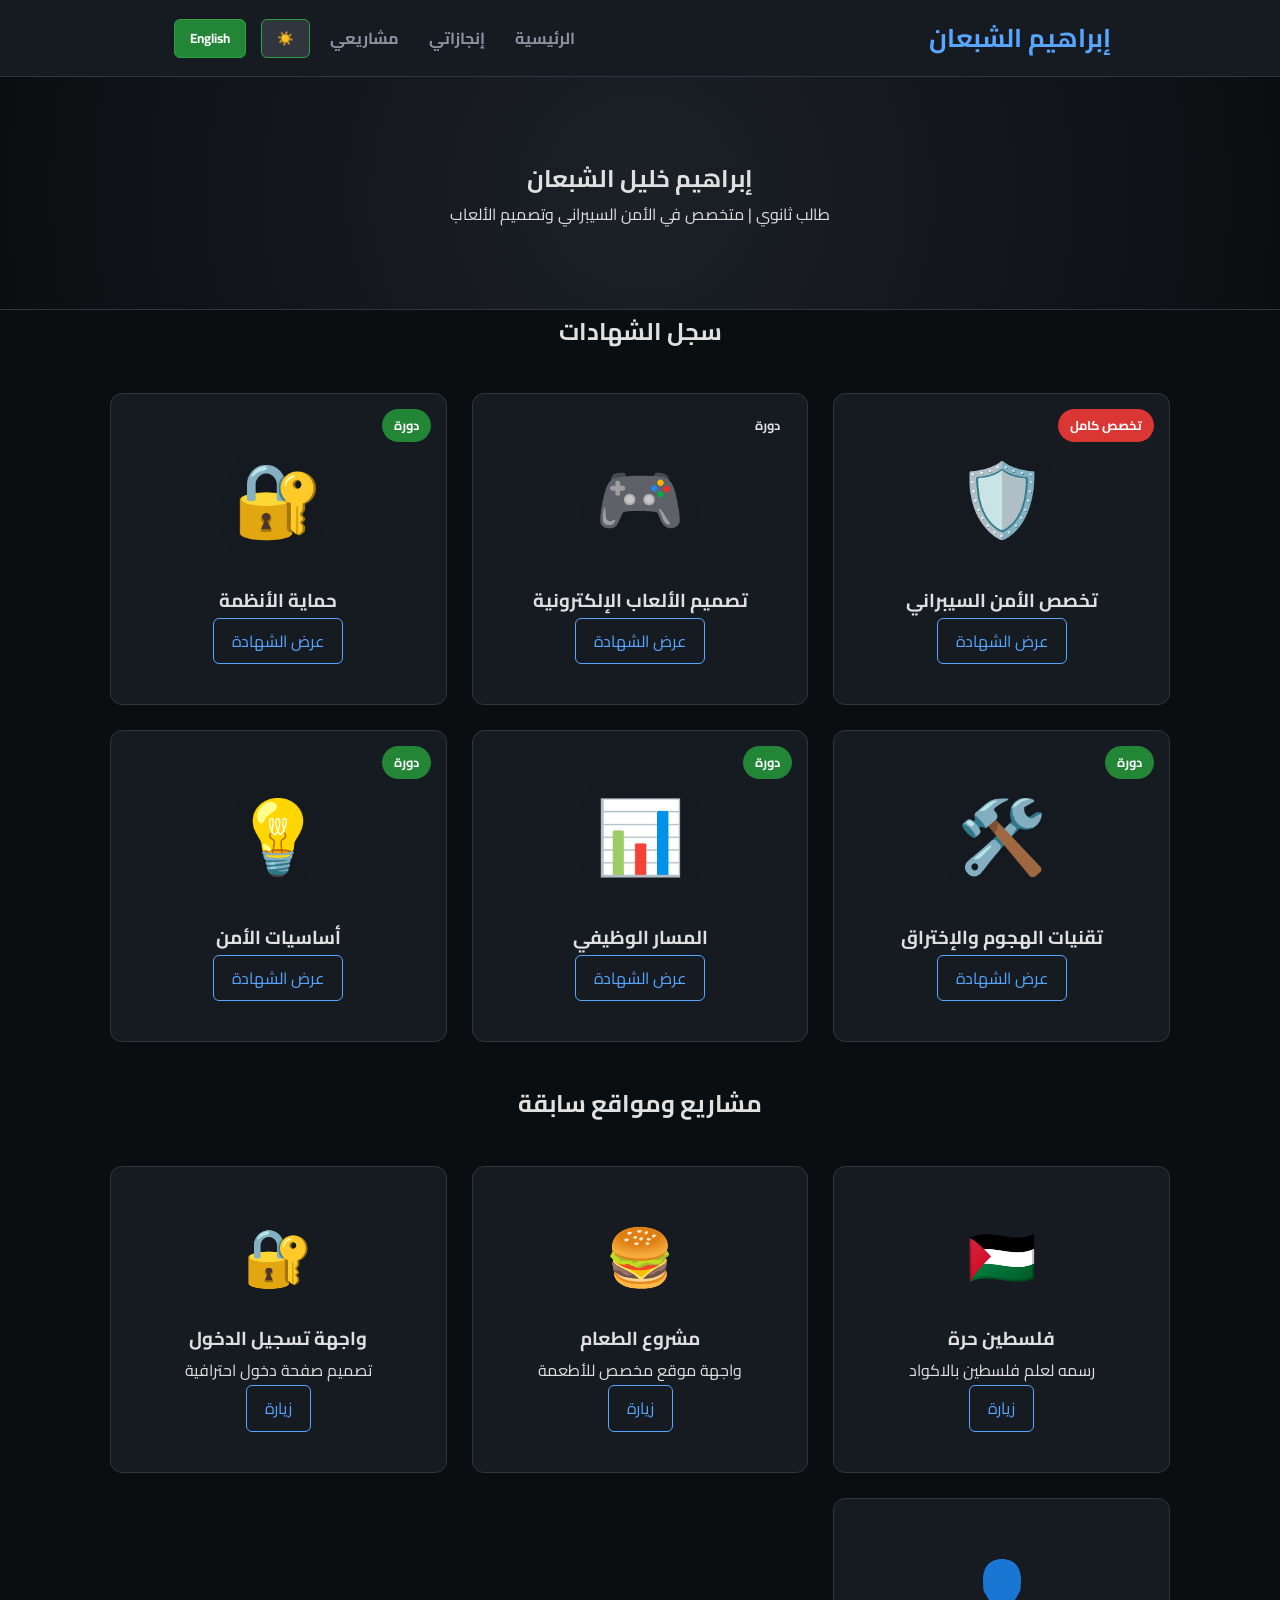
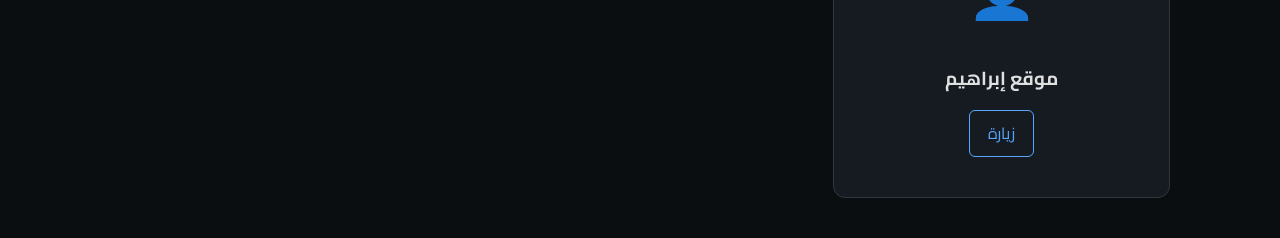
<file: index.html>
<!DOCTYPE html>
<html lang="ar" dir="rtl">
<head>
    <meta charset="UTF-8">
    <meta name="viewport" content="width=device-width, initial-scale=1.0">
    <title data-ar="إبراهيم الشبعان | الأمن السيبراني" data-en="Ibrahim Alshabaan | Cybersecurity">إبراهيم الشبعان | الأمن السيبراني</title>
    <link rel="stylesheet" href="style.css">
    <link href="https://fonts.googleapis.com/css2?family=Cairo:wght@400;700&display=swap" rel="stylesheet">
</head>
<body>

    <header>
        <nav>
            <div class="logo" data-ar="إبراهيم الشبعان" data-en="Ibrahim Alshabaan">إبراهيم الشبعان</div>
            <ul>
                <li><a href="#hero" data-ar="الرئيسية" data-en="Home">الرئيسية</a></li>
                <li><a href="#certificates" data-ar="إنجازاتي" data-en="Achievements">إنجازاتي</a></li>
                <li><a href="#portfolio" data-ar="مشاريعي" data-en="Projects">مشاريعي</a></li>
                <li><button id="themeToggle" class="lang-btn" style="background: #30363d; margin-left: 10px;">🌙</button></li>
                <li><button id="langToggle" class="lang-btn">English</button></li>
            </ul>
        </nav>
    </header>

    <section id="hero">
        <h1 data-ar="إبراهيم خليل الشبعان" data-en="Ibrahim Khalil Alshabaan">إبراهيم خليل الشبعان</h1>
        <p data-ar="طالب ثانوي | متخصص في الأمن السيبراني وتصميم الألعاب" data-en="High School Student | Cybersecurity & Game Design Specialist">طالب ثانوي | متخصص في الأمن السيبراني وتصميم الألعاب</p>
    </section>

    <section id="certificates">
        <h2 data-ar="سجل الشهادات" data-en="Certificates Record" style="margin-bottom: 30px;">سجل الشهادات</h2>
        <div class="cert-grid">
            <div class="cert-card">
                <span class="badge red" data-ar="تخصص كامل" data-en="Full Specialization">تخصص كامل</span>
                <div class="cert-icon">🛡️</div>
                <h3 data-ar="تخصص الأمن السيبراني" data-en="Cybersecurity Specialization">تخصص الأمن السيبراني</h3>
                <a href="view-cyber.html" class="project-link" data-ar="عرض الشهادة" data-en="View Certificate">عرض الشهادة</a>
            </div>

            <div class="cert-card">
                <span class="badge purple" data-ar="دورة" data-en="Course">دورة</span>
                <div class="cert-icon">🎮</div>
                <h3 data-ar="تصميم الألعاب الإلكترونية" data-en="Game Design">تصميم الألعاب الإلكترونية</h3>
                <a href="view-games.html" class="project-link" data-ar="عرض الشهادة" data-en="View Certificate">عرض الشهادة</a>
            </div>

            <div class="cert-card">
                <span class="badge green" data-ar="دورة" data-en="Course">دورة</span>
                <div class="cert-icon">🔐</div>
                <h3 data-ar="حماية الأنظمة" data-en="System Protection">حماية الأنظمة</h3>
                <a href="view-protect.html" class="project-link" data-ar="عرض الشهادة" data-en="View Certificate">عرض الشهادة</a>
            </div>

            <div class="cert-card">
                <span class="badge green" data-ar="دورة" data-en="Course">دورة</span>
                <div class="cert-icon">🛠️</div>
                <h3 data-ar="تقنيات الهجوم والإختراق" data-en="Attack Techniques">تقنيات الهجوم والإختراق</h3>
                <a href="view-attack.html" class="project-link" data-ar="عرض الشهادة" data-en="View Certificate">عرض الشهادة</a>
            </div>

            <div class="cert-card">
                <span class="badge green" data-ar="دورة" data-en="Course">دورة</span>
                <div class="cert-icon">📊</div>
                <h3 data-ar="المسار الوظيفي" data-en="Career Path">المسار الوظيفي</h3>
                <a href="view-career.html" class="project-link" data-ar="عرض الشهادة" data-en="View Certificate">عرض الشهادة</a>
            </div>

            <div class="cert-card">
                <span class="badge green" data-ar="دورة" data-en="Course">دورة</span>
                <div class="cert-icon">💡</div>
                <h3 data-ar="أساسيات الأمن" data-en="Security Basics">أساسيات الأمن</h3>
                <a href="view-basics.html" class="project-link" data-ar="عرض الشهادة" data-en="View Certificate">عرض الشهادة</a>
            </div>
        </div>
    </section>

    <section id="portfolio">
        <h2 data-ar="مشاريع ومواقع سابقة" data-en="Previous Projects" style="margin: 40px 0;">مشاريع ومواقع سابقة</h2>
        <div class="portfolio-grid">
            <div class="project-card">
                <div class="project-icon">🇵🇸</div>
                <h3 data-ar="فلسطين حرة" data-en="Free Palestine">فلسطين حرة</h3>
                <p data-ar="رسمه لعلم فلسطين بالاكواد" data-en="A site supporting the Palestinian cause">موقع تعريفي يدعم القضية الفلسطينية</p>
                <a href="https://sansxerror404.github.io/Free-Palestine/" target="_blank" class="project-link" data-ar="زيارة" data-en="Visit">زيارة</a>
            </div>

            <div class="project-card">
                <div class="project-icon">🍔</div>
                <h3 data-ar="مشروع الطعام" data-en="Food Project">مشروع الطعام</h3>
                <p data-ar="واجهة موقع مخصص للأطعمة" data-en="Food website interface">واجهة موقع مخصص للأطعمة</p>
                <a href="https://sansxerror404.github.io/food/" target="_blank" class="project-link" data-ar="زيارة" data-en="Visit">زيارة</a>
            </div>

            <div class="project-card">
                <div class="project-icon">🔐</div>
                <h3 data-ar="واجهة تسجيل الدخول" data-en="Login Interface">واجهة تسجيل الدخول</h3>
                <p data-ar="تصميم صفحة دخول احترافية" data-en="Professional login page design">تصميم صفحة دخول احترافية</p>
                <a href="https://sansxerror404.github.io/Login/" target="_blank" class="project-link" data-ar="زيارة" data-en="Visit">زيارة</a>
            </div>

            <div class="project-card">
                <div class="project-icon">👤</div>
                <h3 data-ar="موقع إبراهيم" data-en="Ibrahim Site">موقع إبراهيم</h3>
                <p data-ar="  " data-en="Previous version of the site">النسخة السابقة من الموقع</p>
                <a href="https://sansxerror404.github.io/ibrahim/" target="_blank" class="project-link" data-ar="زيارة" data-en="Visit">زيارة</a>
            </div>
        </div>
    </section>

    <script>
        const langToggle = document.getElementById('langToggle');
        const themeToggle = document.getElementById('themeToggle');

        // وظيفة تطبيق اللغة
        function applyLanguage(lang) {
            document.documentElement.lang = lang;
            document.documentElement.dir = lang === 'ar' ? 'rtl' : 'ltr';
            langToggle.textContent = lang === 'ar' ? 'English' : 'العربية';

            document.querySelectorAll('[data-ar]').forEach(el => {
                const text = el.getAttribute(`data-${lang}`);
                if (text) el.innerText = text;
            });
            localStorage.setItem('prefLang', lang);
        }

        // وظيفة تطبيق الثيم
        function applyTheme(theme) {
            document.documentElement.setAttribute('data-theme', theme);
            themeToggle.textContent = theme === 'dark' ? '☀️' : '🌙';
            localStorage.setItem('prefTheme', theme);
        }

        // تحميل الإعدادات المحفوظة عند فتح الموقع
        const savedLang = localStorage.getItem('prefLang') || 'ar';
        const savedTheme = localStorage.getItem('prefTheme') || 'dark';
        
        applyLanguage(savedLang);
        applyTheme(savedTheme);

        // أحداث الضغط على الأزرار
        langToggle.addEventListener('click', () => {
            const newLang = document.documentElement.lang === 'ar' ? 'en' : 'ar';
            applyLanguage(newLang);
        });

        themeToggle.addEventListener('click', () => {
            const currentTheme = document.documentElement.getAttribute('data-theme');
            const newTheme = currentTheme === 'dark' ? 'light' : 'dark';
            applyTheme(newTheme);
        });
    </script>
</body>
</html>
</file>
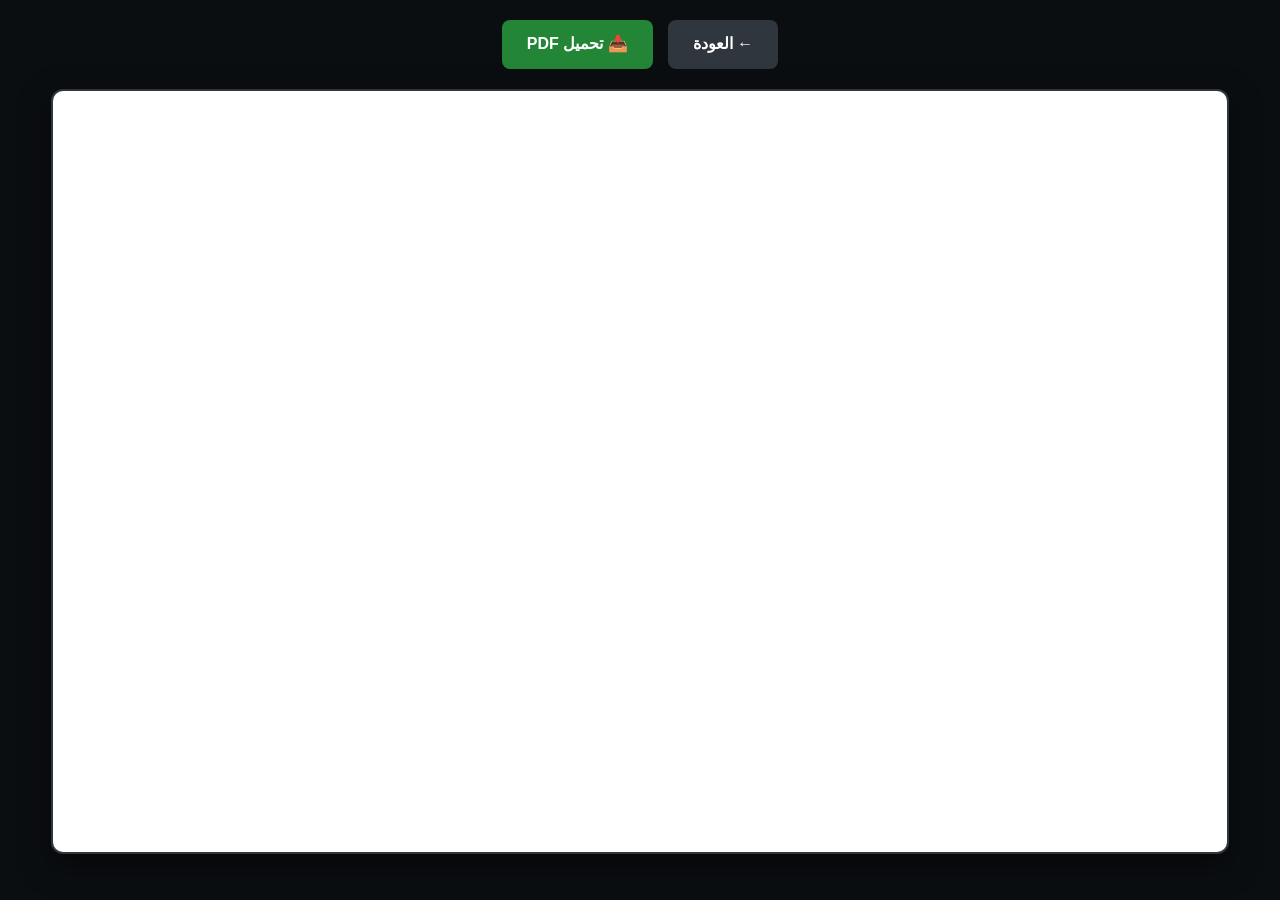
<file: view-attack.html>
<!DOCTYPE html>
<html lang="ar" dir="rtl">
<head>
    <meta charset="UTF-8">
    <meta name="viewport" content="width=device-width, initial-scale=1.0">
    <title data-ar="عرض شهادة الأمن السيبراني" data-en="View Cybersecurity Certificate">عرض شهادة الأمن السيبراني</title>
    <link rel="stylesheet" href="style.css">
    <style>
        /* تنسيقات إضافية خاصة بصفحة العرض فقط */
        body { 
            font-family: 'Cairo', sans-serif; 
            background: #0b0e11; 
            color: white; 
            text-align: center !important; 
            padding: 20px; 
        }
        .controls { 
            margin-bottom: 20px; 
            display: flex; 
            justify-content: center; 
            gap: 15px; 
        }
        .btn { 
            padding: 10px 25px; 
            text-decoration: none; 
            border-radius: 8px; 
            font-weight: bold; 
            transition: 0.3s; 
            display: inline-flex;
            align-items: center;
        }
        .back { background: #30363d; color: white; }
        .back:hover { background: #444c56; }
        .download { background: #238636; color: white; }
        .download:hover { background: #2ea043; }
        
        .viewer { 
            width: 95%; 
            height: 85vh; 
            border-radius: 12px; 
            background: white; 
            border: 2px solid #30363d;
            box-shadow: 0 10px 30px rgba(0,0,0,0.5);
        }
    </style>
    <link rel="stylesheet" href="style.css">
</head>
<body>

    <div class="controls">
        <a href="index.html" class="btn back" data-ar="← العودة" data-en="← Back">← العودة</a>
        <a href="attack.pdf" download class="btn download" data-ar="📥 تحميل PDF" data-en="📥 Download PDF">📥 تحميل PDF</a>
    </div>

    <iframe src="attack.pdf" class="viewer"></iframe>

    <script>
    // 1. جلب الإعدادات المحفوظة من الذاكرة (localStorage)
    const savedTheme = localStorage.getItem('prefTheme') || 'dark';
    const savedLang = localStorage.getItem('prefLang') || 'ar';

    // 2. تطبيق الثيم فوراً
    document.documentElement.setAttribute('data-theme', savedTheme);

    // 3. تطبيق اللغة والاتجاهات فوراً
    document.documentElement.lang = savedLang;
    document.documentElement.dir = savedLang === 'ar' ? 'rtl' : 'ltr';

    // 4. ترجمة الأزرار (العودة والتحميل) إذا كانت تحتوي على data-ar
    document.querySelectorAll('[data-ar]').forEach(el => {
        el.innerText = el.getAttribute(`data-${savedLang}`);
    });
</script>

</body>
</html>
</file>
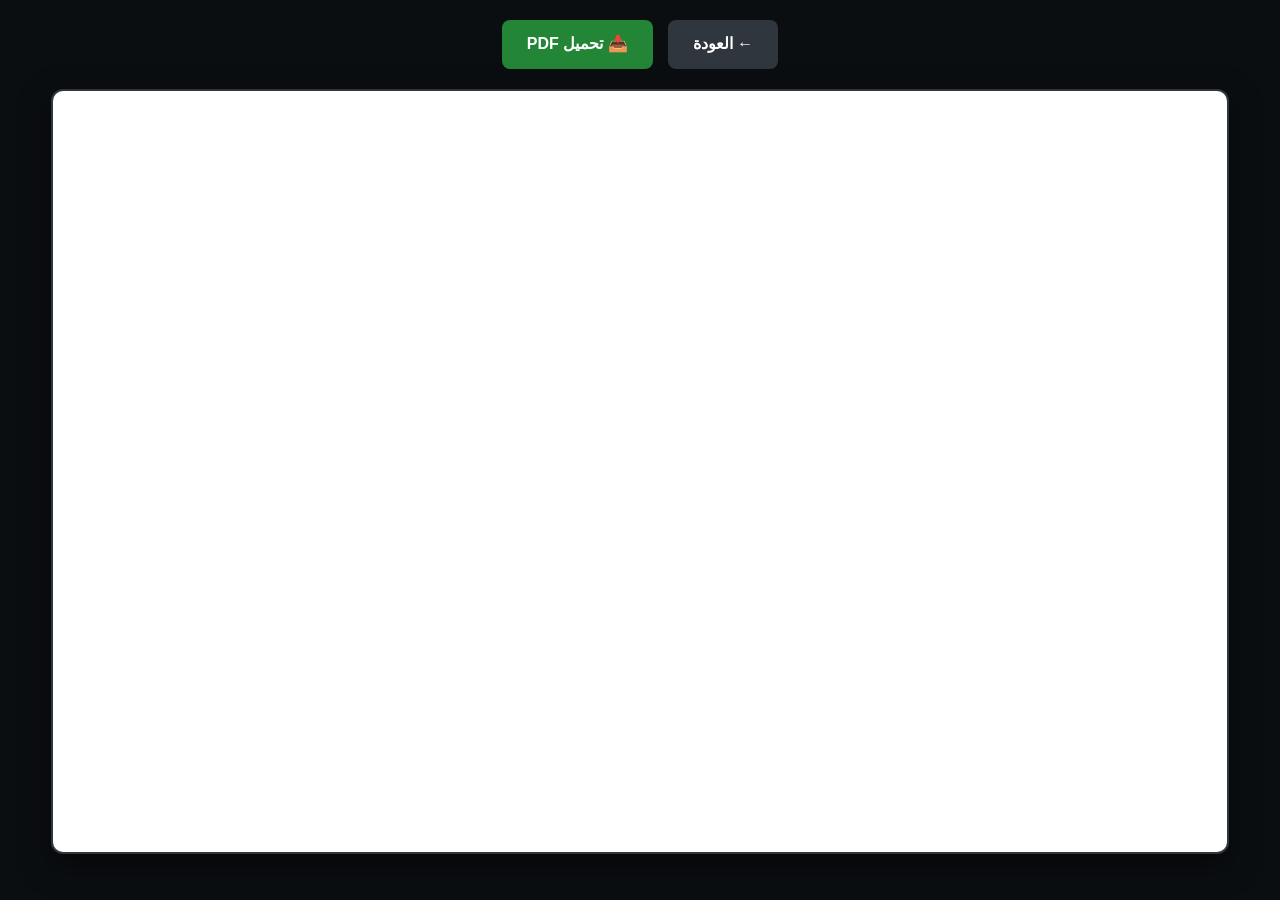
<file: view-basics.html>
<!DOCTYPE html>
<html lang="ar" dir="rtl">
<head>
    <meta charset="UTF-8">
    <meta name="viewport" content="width=device-width, initial-scale=1.0">
    <title data-ar="عرض شهادة الأمن السيبراني" data-en="View Cybersecurity Certificate">عرض شهادة الأمن السيبراني</title>
    <link rel="stylesheet" href="style.css">
    <style>
        /* تنسيقات إضافية خاصة بصفحة العرض فقط */
        body { 
            font-family: 'Cairo', sans-serif; 
            background: #0b0e11; 
            color: white; 
            text-align: center !important; 
            padding: 20px; 
        }
        .controls { 
            margin-bottom: 20px; 
            display: flex; 
            justify-content: center; 
            gap: 15px; 
        }
        .btn { 
            padding: 10px 25px; 
            text-decoration: none; 
            border-radius: 8px; 
            font-weight: bold; 
            transition: 0.3s; 
            display: inline-flex;
            align-items: center;
        }
        .back { background: #30363d; color: white; }
        .back:hover { background: #444c56; }
        .download { background: #238636; color: white; }
        .download:hover { background: #2ea043; }
        
        .viewer { 
            width: 95%; 
            height: 85vh; 
            border-radius: 12px; 
            background: white; 
            border: 2px solid #30363d;
            box-shadow: 0 10px 30px rgba(0,0,0,0.5);
        }
    </style>
    <link rel="stylesheet" href="style.css">
</head>
<body>

    <div class="controls">
        <a href="index.html" class="btn back" data-ar="← العودة" data-en="← Back">← العودة</a>
        <a href="basics.pdf" download class="btn download" data-ar="📥 تحميل PDF" data-en="📥 Download PDF">📥 تحميل PDF</a>
    </div>

    <iframe src="basics.pdf" class="viewer"></iframe>

    <script>
    // 1. جلب الإعدادات المحفوظة من الذاكرة (localStorage)
    const savedTheme = localStorage.getItem('prefTheme') || 'dark';
    const savedLang = localStorage.getItem('prefLang') || 'ar';

    // 2. تطبيق الثيم فوراً
    document.documentElement.setAttribute('data-theme', savedTheme);

    // 3. تطبيق اللغة والاتجاهات فوراً
    document.documentElement.lang = savedLang;
    document.documentElement.dir = savedLang === 'ar' ? 'rtl' : 'ltr';

    // 4. ترجمة الأزرار (العودة والتحميل) إذا كانت تحتوي على data-ar
    document.querySelectorAll('[data-ar]').forEach(el => {
        el.innerText = el.getAttribute(`data-${savedLang}`);
    });
</script>

</body>
</html>
</file>
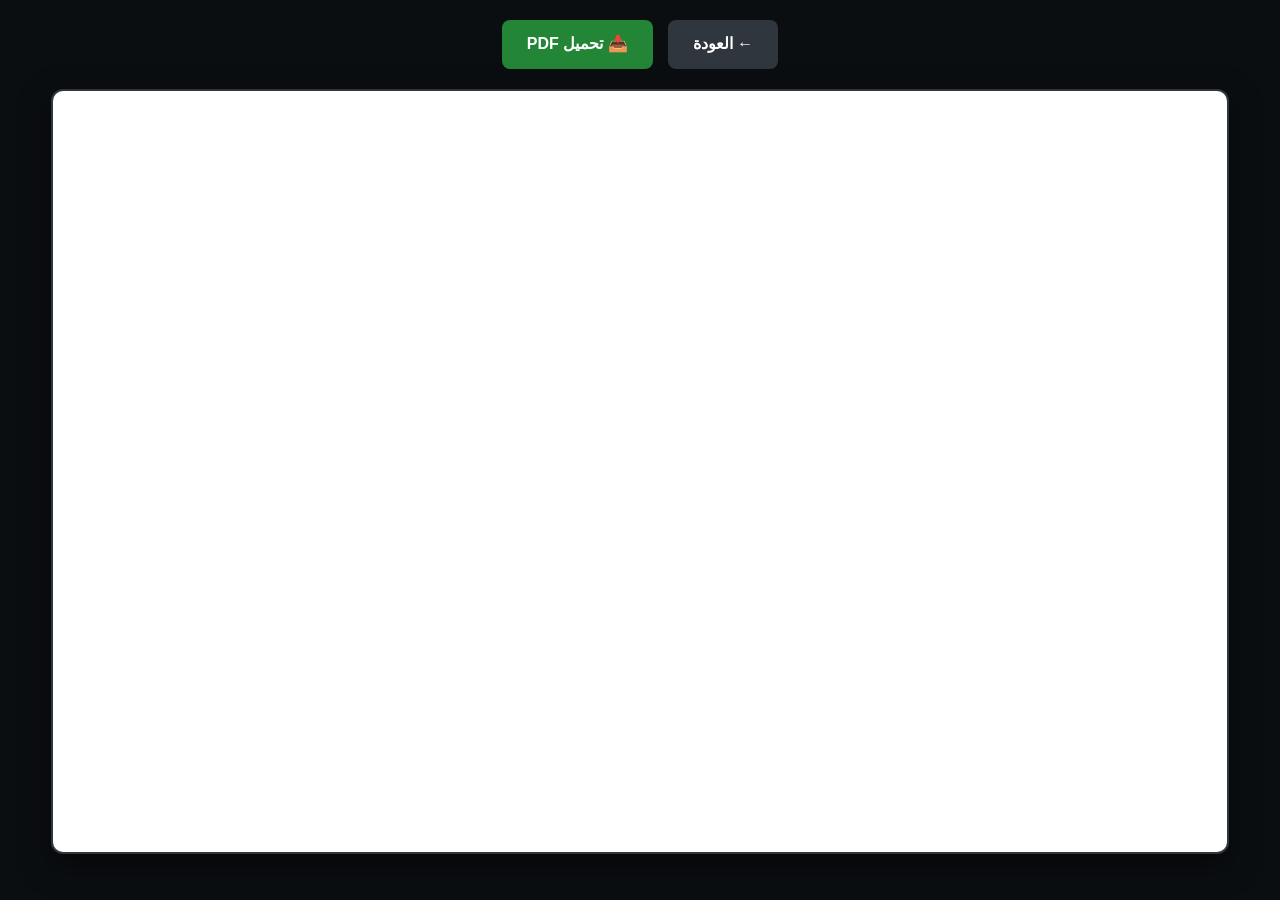
<file: view-career.html>
<!DOCTYPE html>
<html lang="ar" dir="rtl">
<head>
    <meta charset="UTF-8">
    <meta name="viewport" content="width=device-width, initial-scale=1.0">
    <title data-ar="عرض شهادة الأمن السيبراني" data-en="View Cybersecurity Certificate">عرض شهادة الأمن السيبراني</title>
    <link rel="stylesheet" href="style.css">
    <style>
        /* تنسيقات إضافية خاصة بصفحة العرض فقط */
        body { 
            font-family: 'Cairo', sans-serif; 
            background: #0b0e11; 
            color: white; 
            text-align: center !important; 
            padding: 20px; 
        }
        .controls { 
            margin-bottom: 20px; 
            display: flex; 
            justify-content: center; 
            gap: 15px; 
        }
        .btn { 
            padding: 10px 25px; 
            text-decoration: none; 
            border-radius: 8px; 
            font-weight: bold; 
            transition: 0.3s; 
            display: inline-flex;
            align-items: center;
        }
        .back { background: #30363d; color: white; }
        .back:hover { background: #444c56; }
        .download { background: #238636; color: white; }
        .download:hover { background: #2ea043; }
        
        .viewer { 
            width: 95%; 
            height: 85vh; 
            border-radius: 12px; 
            background: white; 
            border: 2px solid #30363d;
            box-shadow: 0 10px 30px rgba(0,0,0,0.5);
        }
    </style>
    <link rel="stylesheet" href="style.css">
</head>
<body>

    <div class="controls">
        <a href="index.html" class="btn back" data-ar="← العودة" data-en="← Back">← العودة</a>
        <a href="career.pdf" download class="btn download" data-ar="📥 تحميل PDF" data-en="📥 Download PDF">📥 تحميل PDF</a>
    </div>

    <iframe src="career.pdf" class="viewer"></iframe>

    <script>
    // 1. جلب الإعدادات المحفوظة من الذاكرة (localStorage)
    const savedTheme = localStorage.getItem('prefTheme') || 'dark';
    const savedLang = localStorage.getItem('prefLang') || 'ar';

    // 2. تطبيق الثيم فوراً
    document.documentElement.setAttribute('data-theme', savedTheme);

    // 3. تطبيق اللغة والاتجاهات فوراً
    document.documentElement.lang = savedLang;
    document.documentElement.dir = savedLang === 'ar' ? 'rtl' : 'ltr';

    // 4. ترجمة الأزرار (العودة والتحميل) إذا كانت تحتوي على data-ar
    document.querySelectorAll('[data-ar]').forEach(el => {
        el.innerText = el.getAttribute(`data-${savedLang}`);
    });
</script>

</body>
</html>
</file>
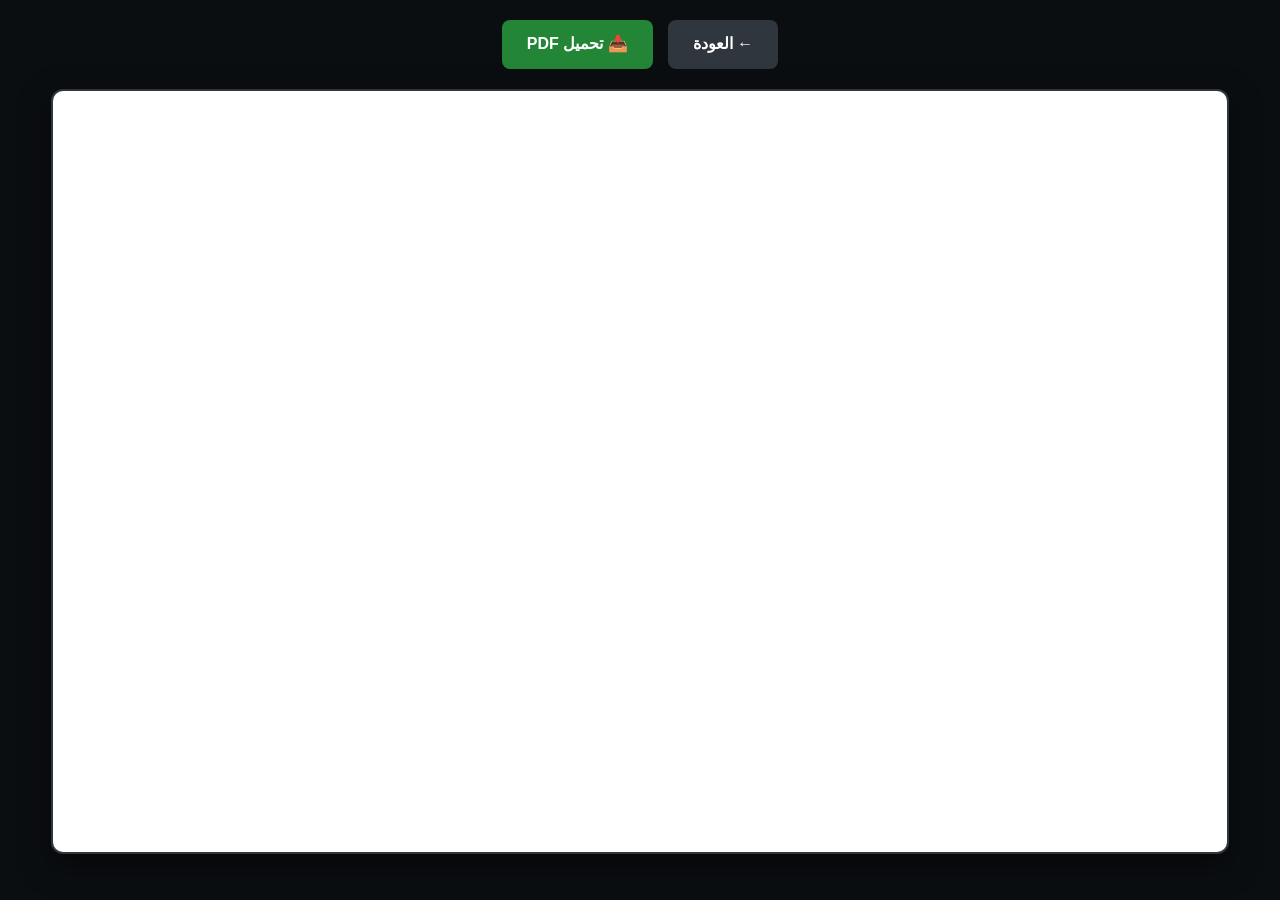
<file: view-cyber.html>
<!DOCTYPE html>
<html lang="ar" dir="rtl">
<head>
    <meta charset="UTF-8">
    <meta name="viewport" content="width=device-width, initial-scale=1.0">
    <title data-ar="عرض شهادة الأمن السيبراني" data-en="View Cybersecurity Certificate">عرض شهادة الأمن السيبراني</title>
    <link rel="stylesheet" href="style.css">
    <style>
        /* تنسيقات إضافية خاصة بصفحة العرض فقط */
        body { 
            font-family: 'Cairo', sans-serif; 
            background: #0b0e11; 
            color: white; 
            text-align: center !important; 
            padding: 20px; 
        }
        .controls { 
            margin-bottom: 20px; 
            display: flex; 
            justify-content: center; 
            gap: 15px; 
        }
        .btn { 
            padding: 10px 25px; 
            text-decoration: none; 
            border-radius: 8px; 
            font-weight: bold; 
            transition: 0.3s; 
            display: inline-flex;
            align-items: center;
        }
        .back { background: #30363d; color: white; }
        .back:hover { background: #444c56; }
        .download { background: #238636; color: white; }
        .download:hover { background: #2ea043; }
        
        .viewer { 
            width: 95%; 
            height: 85vh; 
            border-radius: 12px; 
            background: white; 
            border: 2px solid #30363d;
            box-shadow: 0 10px 30px rgba(0,0,0,0.5);
        }
    </style>
    <link rel="stylesheet" href="style.css">
</head>
<body>

    <div class="controls">
        <a href="index.html" class="btn back" data-ar="← العودة" data-en="← Back">← العودة</a>
        <a href="cyber_specialization.pdf" download class="btn download" data-ar="📥 تحميل PDF" data-en="📥 Download PDF">📥 تحميل PDF</a>
    </div>

    <iframe src="cyber_specialization.pdf" class="viewer"></iframe>

    <script>
    // 1. جلب الإعدادات المحفوظة من الذاكرة (localStorage)
    const savedTheme = localStorage.getItem('prefTheme') || 'dark';
    const savedLang = localStorage.getItem('prefLang') || 'ar';

    // 2. تطبيق الثيم فوراً
    document.documentElement.setAttribute('data-theme', savedTheme);

    // 3. تطبيق اللغة والاتجاهات فوراً
    document.documentElement.lang = savedLang;
    document.documentElement.dir = savedLang === 'ar' ? 'rtl' : 'ltr';

    // 4. ترجمة الأزرار (العودة والتحميل) إذا كانت تحتوي على data-ar
    document.querySelectorAll('[data-ar]').forEach(el => {
        el.innerText = el.getAttribute(`data-${savedLang}`);
    });
</script>

</body>
</html>
</file>
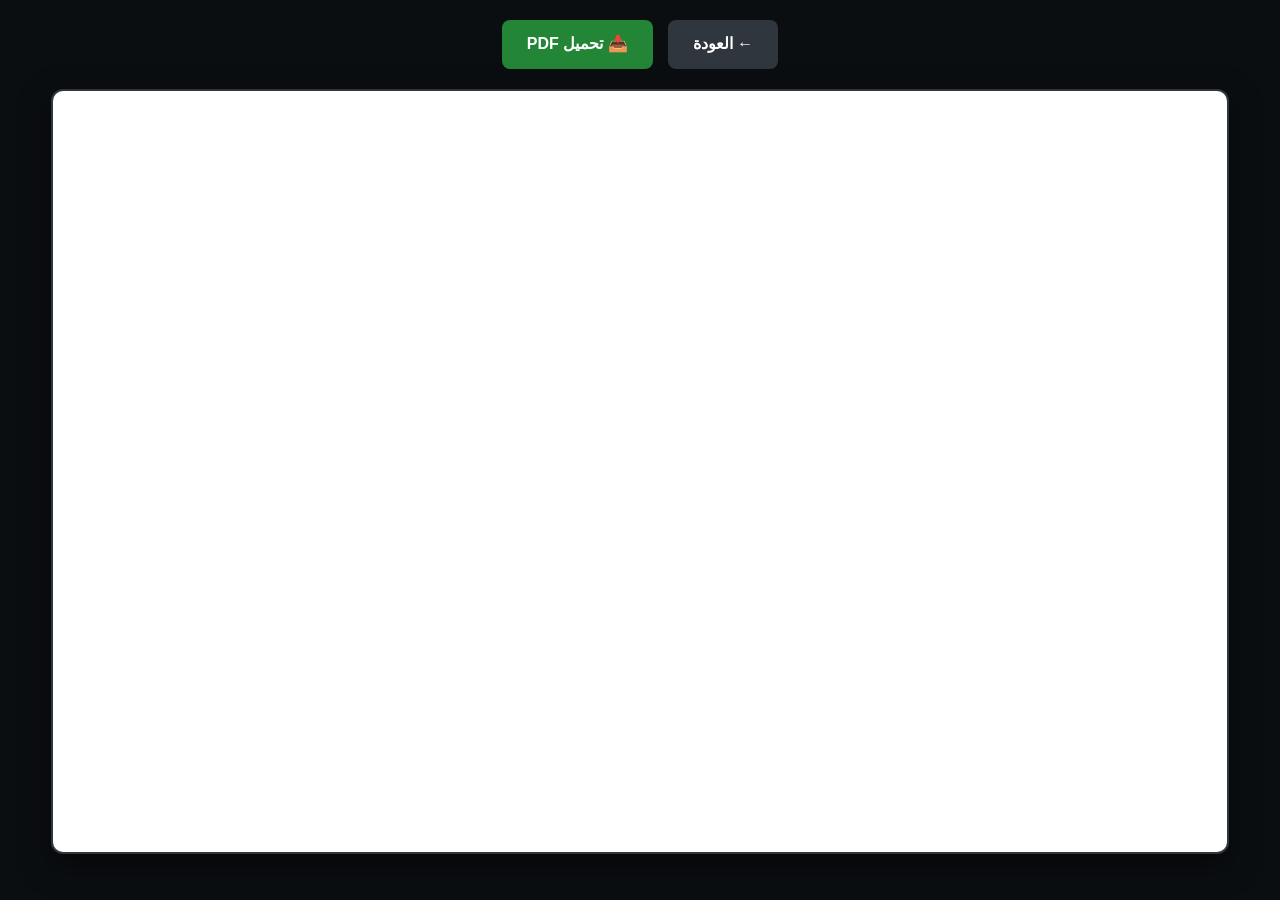
<file: view-games.html>
<!DOCTYPE html>
<html lang="ar" dir="rtl">
<head>
    <meta charset="UTF-8">
    <meta name="viewport" content="width=device-width, initial-scale=1.0">
    <title data-ar="عرض شهادة الأمن السيبراني" data-en="View Cybersecurity Certificate">عرض شهادة الأمن السيبراني</title>
    <link rel="stylesheet" href="style.css">
    <style>
        /* تنسيقات إضافية خاصة بصفحة العرض فقط */
        body { 
            font-family: 'Cairo', sans-serif; 
            background: #0b0e11; 
            color: white; 
            text-align: center !important; 
            padding: 20px; 
        }
        .controls { 
            margin-bottom: 20px; 
            display: flex; 
            justify-content: center; 
            gap: 15px; 
        }
        .btn { 
            padding: 10px 25px; 
            text-decoration: none; 
            border-radius: 8px; 
            font-weight: bold; 
            transition: 0.3s; 
            display: inline-flex;
            align-items: center;
        }
        .back { background: #30363d; color: white; }
        .back:hover { background: #444c56; }
        .download { background: #238636; color: white; }
        .download:hover { background: #2ea043; }
        
        .viewer { 
            width: 95%; 
            height: 85vh; 
            border-radius: 12px; 
            background: white; 
            border: 2px solid #30363d;
            box-shadow: 0 10px 30px rgba(0,0,0,0.5);
        }
    </style>
    <link rel="stylesheet" href="style.css">
</head>
<body>

    <div class="controls">
        <a href="index.html" class="btn back" data-ar="← العودة" data-en="← Back">← العودة</a>
        <a href="game_design.pdf" download class="btn download" data-ar="📥 تحميل PDF" data-en="📥 Download PDF">📥 تحميل PDF</a>
    </div>

    <iframe src="game_design.pdf" class="viewer"></iframe>

    <script>
    // 1. جلب الإعدادات المحفوظة من الذاكرة (localStorage)
    const savedTheme = localStorage.getItem('prefTheme') || 'dark';
    const savedLang = localStorage.getItem('prefLang') || 'ar';

    // 2. تطبيق الثيم فوراً
    document.documentElement.setAttribute('data-theme', savedTheme);

    // 3. تطبيق اللغة والاتجاهات فوراً
    document.documentElement.lang = savedLang;
    document.documentElement.dir = savedLang === 'ar' ? 'rtl' : 'ltr';

    // 4. ترجمة الأزرار (العودة والتحميل) إذا كانت تحتوي على data-ar
    document.querySelectorAll('[data-ar]').forEach(el => {
        el.innerText = el.getAttribute(`data-${savedLang}`);
    });
</script>

</body>
</html>
</file>
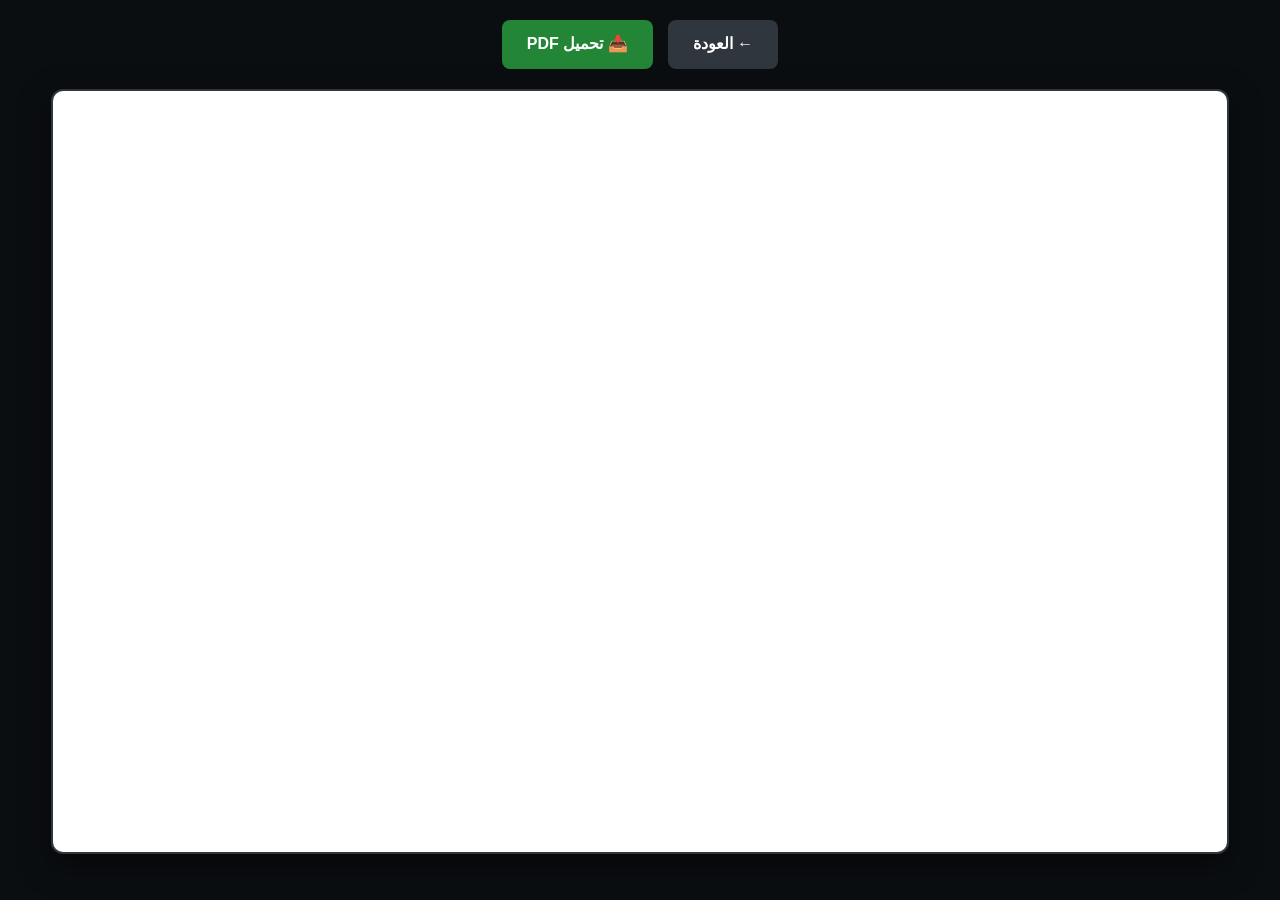
<file: view-protect.html>
<!DOCTYPE html>
<html lang="ar" dir="rtl">
<head>
    <meta charset="UTF-8">
    <meta name="viewport" content="width=device-width, initial-scale=1.0">
    <title data-ar="عرض شهادة الأمن السيبراني" data-en="View Cybersecurity Certificate">عرض شهادة الأمن السيبراني</title>
    <link rel="stylesheet" href="style.css">
    <style>
        /* تنسيقات إضافية خاصة بصفحة العرض فقط */
        body { 
            font-family: 'Cairo', sans-serif; 
            background: #0b0e11; 
            color: white; 
            text-align: center !important; 
            padding: 20px; 
        }
        .controls { 
            margin-bottom: 20px; 
            display: flex; 
            justify-content: center; 
            gap: 15px; 
        }
        .btn { 
            padding: 10px 25px; 
            text-decoration: none; 
            border-radius: 8px; 
            font-weight: bold; 
            transition: 0.3s; 
            display: inline-flex;
            align-items: center;
        }
        .back { background: #30363d; color: white; }
        .back:hover { background: #444c56; }
        .download { background: #238636; color: white; }
        .download:hover { background: #2ea043; }
        
        .viewer { 
            width: 95%; 
            height: 85vh; 
            border-radius: 12px; 
            background: white; 
            border: 2px solid #30363d;
            box-shadow: 0 10px 30px rgba(0,0,0,0.5);
        }
    </style>
    <link rel="stylesheet" href="style.css">
</head>
<body>

    <div class="controls">
        <a href="index.html" class="btn back" data-ar="← العودة" data-en="← Back">← العودة</a>
        <a href="protection.pdf" download class="btn download" data-ar="📥 تحميل PDF" data-en="📥 Download PDF">📥 تحميل PDF</a>
    </div>

    <iframe src="protection.pdf" class="viewer"></iframe>

    <script>
    // 1. جلب الإعدادات المحفوظة من الذاكرة (localStorage)
    const savedTheme = localStorage.getItem('prefTheme') || 'dark';
    const savedLang = localStorage.getItem('prefLang') || 'ar';

    // 2. تطبيق الثيم فوراً
    document.documentElement.setAttribute('data-theme', savedTheme);

    // 3. تطبيق اللغة والاتجاهات فوراً
    document.documentElement.lang = savedLang;
    document.documentElement.dir = savedLang === 'ar' ? 'rtl' : 'ltr';

    // 4. ترجمة الأزرار (العودة والتحميل) إذا كانت تحتوي على data-ar
    document.querySelectorAll('[data-ar]').forEach(el => {
        el.innerText = el.getAttribute(`data-${savedLang}`);
    });
</script>

</body>
</html>
</file>
<file: style.css>
/* =========================================
   1. تعريف متغيرات الألوان (Theme System)
   ========================================= */
:root {
    /* الألوان الافتراضية (الثيم الغامق الحالي) */
    --bg-color: #0b0e11;
    --header-bg: #161b22;
    --card-bg: #161b22;
    --text-primary: #e0e0e0;
    --text-secondary: #8b949e;
    --border-color: #30363d;
    --accent-color: #58a6ff;
    --hero-gradient: radial-gradient(circle at center, #1c2128 0%, #0b0e11 100%);
}

/* الألوان عند تفعيل الثيم الفاتح (Light Theme) */
[data-theme="light"] {
    --bg-color: #f0f2f5;
    --header-bg: #ffffff;
    --card-bg: #ffffff;
    --text-primary: #1c1e21;
    --text-secondary: #606770;
    --border-color: #dddfe2;
    --accent-color: #007bff;
    --hero-gradient: radial-gradient(circle at center, #ffffff 0%, #f0f2f5 100%);
}

/* =========================================
   2. التنسيقات الأساسية (توسيط شامل)
   ========================================= */
* { 
    box-sizing: border-box; 
    margin: 0; 
    padding: 0; 
}

body { 
    font-family: 'Cairo', sans-serif; 
    line-height: 1.8; 
    background-color: var(--bg-color); 
    color: var(--text-primary); 
    text-align: center !important; 
    transition: background 0.3s ease, color 0.3s ease; /* انتقال ناعم عند تبديل الثيم */
}

header { 
    background: var(--header-bg); 
    padding: 15px 0; 
    position: sticky; 
    top: 0; 
    z-index: 1000; 
    border-bottom: 1px solid var(--border-color); 
}

nav { 
    display: flex; 
    justify-content: space-around; 
    align-items: center; 
    flex-wrap: wrap;
}

.logo { 
    color: var(--accent-color); 
    font-size: 1.6rem; 
    font-weight: bold; 
}

nav ul { 
    display: flex; 
    list-style: none; 
    align-items: center;
}

nav ul li a { 
    color: var(--text-secondary); 
    text-decoration: none; 
    padding: 0 15px; 
    transition: 0.3s; 
    font-weight: bold;
}

nav ul li a:hover { color: var(--accent-color); }

/* أزرار التحكم (اللغة والثيم) */
.lang-btn { 
    background: #238636; 
    color: white; 
    border: 1px solid #2ea043; 
    padding: 6px 15px; 
    border-radius: 6px; 
    cursor: pointer; 
    font-family: 'Cairo', sans-serif; 
    font-weight: bold; 
    transition: 0.3s;
    margin: 0 5px;
}

/* =========================================
   3. الأقسام والبطاقات (Grids)
   ========================================= */
#hero { 
    background: var(--hero-gradient); 
    padding: 80px 20px; 
    border-bottom: 1px solid var(--border-color); 
}

.cert-grid, .portfolio-grid {
    display: grid;
    grid-template-columns: repeat(auto-fit, minmax(280px, 1fr)); 
    gap: 25px;
    max-width: 1100px;
    margin: 40px auto;
    padding: 0 20px;
}

.cert-card, .project-card { 
    background: var(--card-bg); 
    border: 1px solid var(--border-color); 
    border-radius: 12px; 
    padding: 40px 20px; /* المساحة الكبيرة للأيقونات */
    position: relative;
    display: flex;
    flex-direction: column;
    align-items: center;
    justify-content: space-between;
    min-height: 300px;
    transition: 0.3s ease;
}

.cert-card:hover, .project-card:hover { 
    transform: translateY(-5px); 
    box-shadow: 0 10px 20px rgba(0,0,0,0.1); 
    border-color: var(--accent-color); 
}

/* حجم الأيقونات الكبير */
.cert-icon { 
    font-size: 4.5rem; 
    margin-bottom: 20px;
    display: block;
    filter: drop-shadow(0 0 10px rgba(0,0,0,0.1));
}

.project-icon { 
    font-size: 3.5rem; 
    margin-bottom: 15px; 
}

/* الوسوم (Badges) */
.badge { 
    position: absolute; 
    top: 15px; 
    right: 15px; 
    padding: 5px 12px; 
    border-radius: 20px; 
    font-size: 0.8rem; 
    font-weight: bold; 
}
.badge.red { background: #da3633; color: white; }
.badge.green { background: #238636; color: white; }

.project-link { 
    display: inline-block; 
    color: var(--accent-color); 
    text-decoration: none; 
    border: 1px solid var(--accent-color); 
    padding: 8px 18px; 
    border-radius: 6px; 
}

/* =========================================
   4. إصلاحات اتجاه اللغة وتوسيط المحتوى
   ========================================= */
html[dir="ltr"] body, 
html[dir="ltr"] .cert-card, 
html[dir="ltr"] .project-card {
    text-align: center !important;
}

html[dir="ltr"] .badge {
    right: 15px !important;
    left: auto !important;
}
</file>
